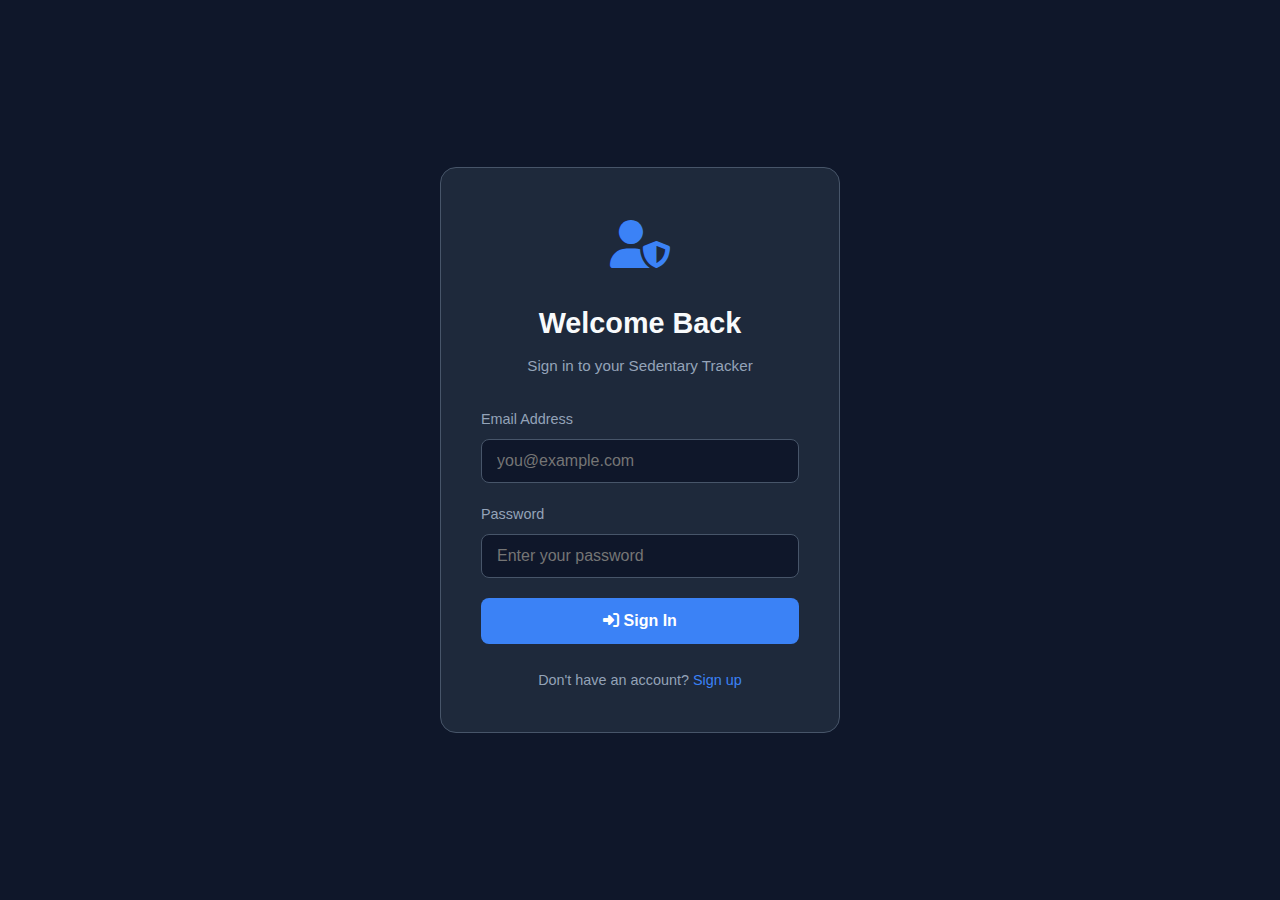
<file: frontend/login.html>
<!DOCTYPE html>
<html lang="en">
<head>
    <meta charset="UTF-8">
    <meta name="viewport" content="width=device-width, initial-scale=1.0">
    <title>Login - Sedentary Activity Tracker</title>
    <link rel="icon" href="data:," />
    <link rel="stylesheet" href="styles.css">
    <link rel="stylesheet" href="https://cdnjs.cloudflare.com/ajax/libs/font-awesome/6.5.0/css/all.min.css" />
    <link rel="stylesheet" href="login.css">
</head>
<body>
    <div class="auth-container">
        <div class="auth-card">
            <div class="auth-header">
                <div class="auth-icon"><i class="fa-solid fa-user-shield"></i></div>
                <h1>Welcome Back</h1>
                <p>Sign in to your Sedentary Tracker</p>
            </div>

            <div class="error-message" id="errorMessage"></div>

            <form id="loginForm">
                <div class="form-group">
                    <label for="email">Email Address</label>
                    <input type="email" id="email" name="email" required placeholder="you@example.com">
                </div>
                <div class="form-group">
                    <label for="password">Password</label>
                    <input type="password" id="password" name="password" required placeholder="Enter your password">
                </div>
                <button type="submit" class="btn-primary" id="submitBtn">
                    <i class="fa-solid fa-right-to-bracket"></i> Sign In
                </button>
            </form>

            <div class="auth-footer">
                <p>Don't have an account? <a href="/signup.html">Sign up</a></p>
            </div>
        </div>
    </div>

    <script>
        // Check if already logged in
        if (localStorage.getItem('token')) {
            window.location.href = '/';
        }

        const form = document.getElementById('loginForm');
        const errorMessage = document.getElementById('errorMessage');
        const submitBtn = document.getElementById('submitBtn');

        form.addEventListener('submit', async (e) => {
            e.preventDefault();

            const email = document.getElementById('email').value;
            const password = document.getElementById('password').value;

            submitBtn.disabled = true;
            submitBtn.innerHTML = '<i class="fa-solid fa-spinner fa-spin"></i> Signing in...';
            errorMessage.classList.remove('show');

            try {
                const response = await fetch('/login', {
                    method: 'POST',
                    headers: {
                        'Content-Type': 'application/x-www-form-urlencoded',
                    },
                    body: new URLSearchParams({ email, password })
                });

                if (response.ok) {
                    const data = await response.json();
                    localStorage.setItem('token', data.token);
                    window.location.href = '/';
                } else {
                    const text = await response.text();
                    errorMessage.textContent = text || 'Invalid email or password';
                    errorMessage.classList.add('show');
                }
            } catch (error) {
                errorMessage.textContent = 'Connection error. Please try again.';
                errorMessage.classList.add('show');
            } finally {
                submitBtn.disabled = false;
                submitBtn.innerHTML = '<i class="fa-solid fa-right-to-bracket"></i> Sign In';
            }
        });
    </script>
</body>
</html>
</file>
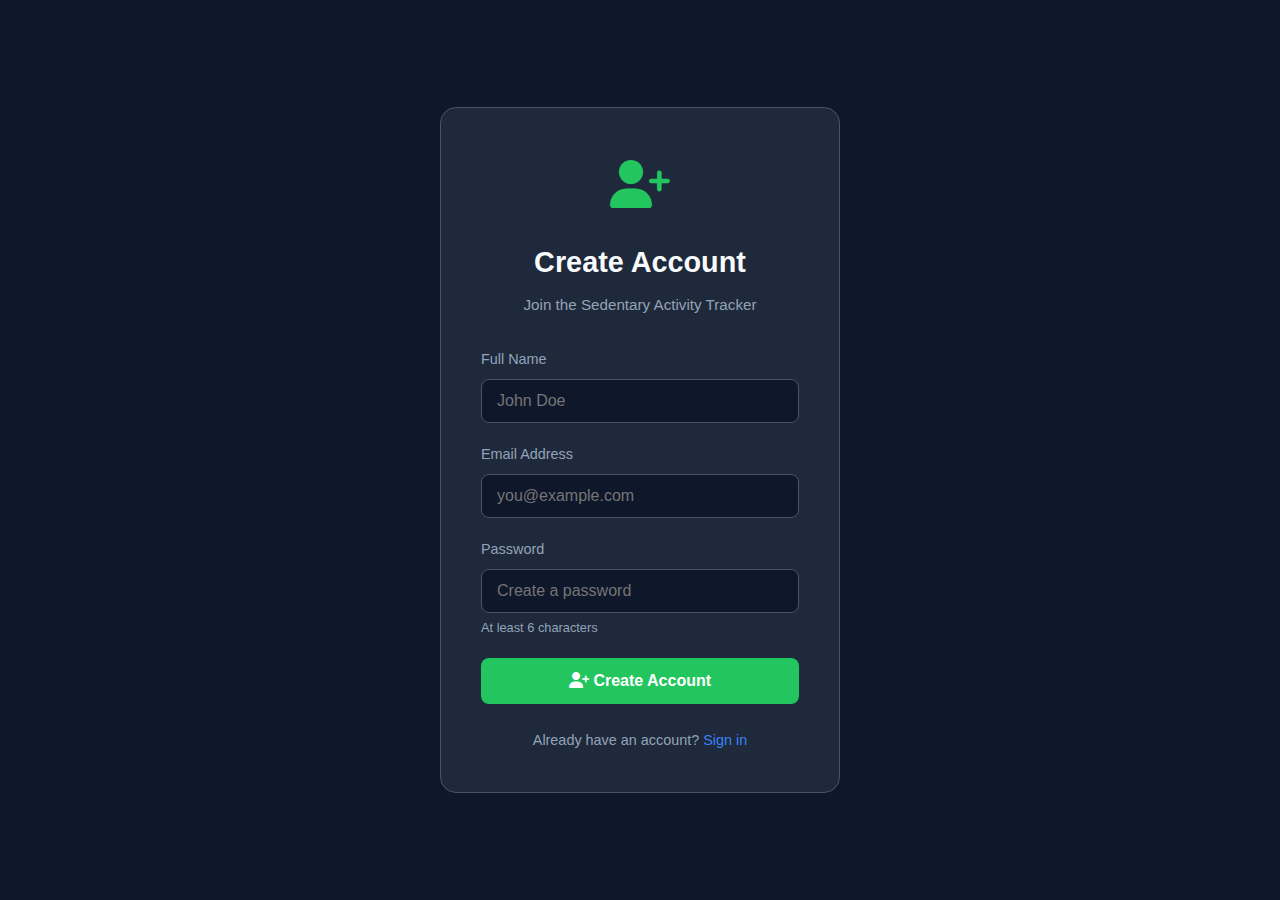
<file: frontend/signup.html>
<!DOCTYPE html>
<html lang="en">
<head>
    <meta charset="UTF-8">
    <meta name="viewport" content="width=device-width, initial-scale=1.0">
    <title>Sign Up - Sedentary Activity Tracker</title>
    <link rel="icon" href="data:," />
    <link rel="stylesheet" href="styles.css">
    <link rel="stylesheet" href="https://cdnjs.cloudflare.com/ajax/libs/font-awesome/6.5.0/css/all.min.css" />
    <link rel="stylesheet" href="signup.css">
</head>
<body>
    <div class="auth-container">
        <div class="auth-card">
            <div class="auth-header">
                <div class="auth-icon"><i class="fa-solid fa-user-plus"></i></div>
                <h1>Create Account</h1>
                <p>Join the Sedentary Activity Tracker</p>
            </div>

            <div class="message" id="message"></div>

            <form id="signupForm">
                <div class="form-group">
                    <label for="name">Full Name</label>
                    <input type="text" id="name" name="name" required placeholder="John Doe">
                </div>
                <div class="form-group">
                    <label for="email">Email Address</label>
                    <input type="email" id="email" name="email" required placeholder="you@example.com">
                </div>
                <div class="form-group">
                    <label for="password">Password</label>
                    <input type="password" id="password" name="password" required placeholder="Create a password" minlength="6">
                    <p class="password-requirements">At least 6 characters</p>
                </div>
                <button type="submit" class="btn-primary" id="submitBtn">
                    <i class="fa-solid fa-user-plus"></i> Create Account
                </button>
            </form>

            <div class="auth-footer">
                <p>Already have an account? <a href="/login.html">Sign in</a></p>
            </div>
        </div>
    </div>

    <script>
        // Check if already logged in
        if (localStorage.getItem('token')) {
            window.location.href = '/';
        }

        const form = document.getElementById('signupForm');
        const message = document.getElementById('message');
        const submitBtn = document.getElementById('submitBtn');

        form.addEventListener('submit', async (e) => {
            e.preventDefault();

            const name = document.getElementById('name').value;
            const email = document.getElementById('email').value;
            const password = document.getElementById('password').value;

            submitBtn.disabled = true;
            submitBtn.innerHTML = '<i class="fa-solid fa-spinner fa-spin"></i> Creating account...';
            message.classList.remove('show', 'error', 'success');

            try {
                const response = await fetch('/signup', {
                    method: 'POST',
                    headers: {
                        'Content-Type': 'application/x-www-form-urlencoded',
                    },
                    body: new URLSearchParams({ name, email, password })
                });

                const text = await response.text();

                if (response.ok) {
                    message.textContent = 'Account created successfully! Redirecting to login...';
                    message.classList.add('show', 'success');
                    setTimeout(() => {
                        window.location.href = '/login.html';
                    }, 2000);
                } else {
                    message.textContent = text || 'Failed to create account. Please try again.';
                    message.classList.add('show', 'error');
                    submitBtn.disabled = false;
                    submitBtn.innerHTML = '<i class="fa-solid fa-user-plus"></i> Create Account';
                }
            } catch (error) {
                message.textContent = 'Connection error. Please try again.';
                message.classList.add('show', 'error');
                submitBtn.disabled = false;
                submitBtn.innerHTML = '<i class="fa-solid fa-user-plus"></i> Create Account';
            }
        });
    </script>
</body>
</html>
</file>
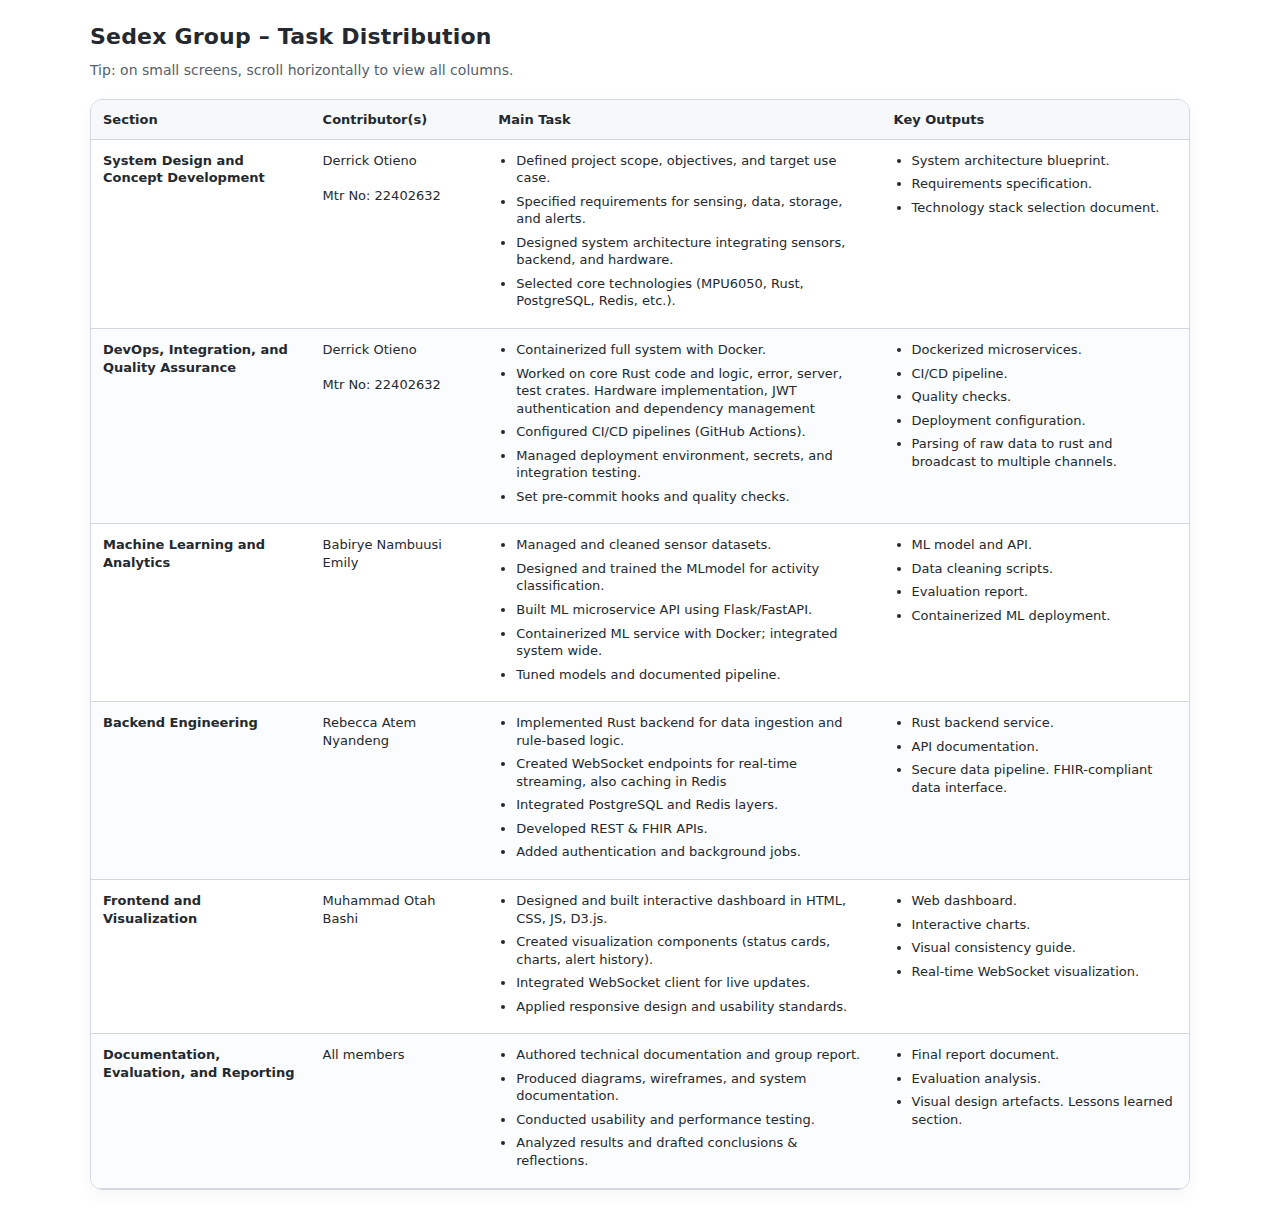
<file: Project_Documentation/task_distribution.html>
<!doctype html>
<html lang="en">
<head>
  <meta charset="utf-8" />
  <meta name="viewport" content="width=device-width, initial-scale=1" />
  <title>Sedex Group – Task Distribution</title>
  <style>
    :root {
      --border: #d0d7de;
      --header-bg: #f6f8fa;
      --row-alt: #fbfcfd;
      --text: #24292f;
      --muted: #57606a;
      --shadow: rgba(0,0,0,0.04);
    }
    body {
      margin: 0;
      padding: 24px;
      font-family: system-ui, -apple-system, Segoe UI, Roboto, Helvetica, Arial, sans-serif;
      color: var(--text);
      background: white;
    }
    .wrap {
      max-width: 1100px;
      margin: 0 auto;
    }
    h1 {
      font-size: 22px;
      margin: 0 0 12px 0;
      letter-spacing: 0.2px;
    }
    .hint {
      margin: 0 0 18px 0;
      color: var(--muted);
      font-size: 14px;
      line-height: 1.4;
    }
    .table-card {
      border: 1px solid var(--border);
      border-radius: 12px;
      overflow: hidden;
      box-shadow: 0 6px 18px var(--shadow);
    }
    .table-scroll {
      overflow-x: auto;
      -webkit-overflow-scrolling: touch;
    }
    table {
      width: 100%;
      border-collapse: collapse;
      min-width: 900px;
    }
    thead th {
      position: sticky;
      top: 0;
      background: var(--header-bg);
      text-align: left;
      font-size: 13px;
      padding: 12px 12px;
      border-bottom: 1px solid var(--border);
      vertical-align: bottom;
    }
    tbody td {
      padding: 12px 12px;
      border-bottom: 1px solid var(--border);
      vertical-align: top;
      font-size: 13px;
      line-height: 1.35;
    }
    tbody tr:nth-child(even) td {
      background: var(--row-alt);
    }
    td.section {
      font-weight: 600;
      width: 20%;
    }
    td.contrib {
      width: 16%;
      white-space: normal;
    }
    td.tasks {
      width: 36%;
    }
    td.outputs {
      width: 28%;
    }
    ul {
      margin: 0;
      padding-left: 18px;
    }
    li {
      margin: 0 0 6px 0;
    }
    .footer {
      margin-top: 12px;
      color: var(--muted);
      font-size: 12px;
    }
    @media (max-width: 720px) {
      body { padding: 16px; }
      h1 { font-size: 18px; }
    }
  </style>
</head>
<body>
  <div class="wrap">
    <h1>Sedex Group – Task Distribution</h1>
    <p class="hint">Tip: on small screens, scroll horizontally to view all columns.</p>

    <div class="table-card">
      <div class="table-scroll">
        <table aria-label="Task distribution table">
          <thead>
            <tr>
              <th scope="col">Section</th><th scope="col">Contributor(s)</th><th scope="col">Main Task</th><th scope="col">Key Outputs</th>
            </tr>
          </thead>
          <tbody>
            <tr><td class="section">System Design and Concept Development</td><td class="contrib">Derrick Otieno<br><br>Mtr No: 22402632</td><td class="tasks"><ul>
<li>Defined project scope, objectives, and target use case.</li>
<li>Specified requirements for sensing, data, storage, and alerts.</li>
<li>Designed system architecture integrating sensors, backend, and hardware.</li>
<li>Selected core technologies (MPU6050, Rust, PostgreSQL, Redis, etc.).</li>
</ul></td><td class="outputs"><ul>
<li>System architecture blueprint.</li>
<li>Requirements specification.</li>
<li>Technology stack selection document.</li>
</ul></td></tr><tr><td class="section">DevOps, Integration, and Quality Assurance</td><td class="contrib">Derrick Otieno<br><br>Mtr No: 22402632</td><td class="tasks"><ul>
<li>Containerized full system with Docker.</li>
<li>Worked on core Rust code and logic, error, server, test crates. Hardware implementation, JWT authentication and dependency management</li>
<li>Configured CI/CD pipelines (GitHub Actions).</li>
<li>Managed deployment environment, secrets, and integration testing.</li>
<li>Set pre-commit hooks and quality checks.</li>
</ul></td><td class="outputs"><ul>
<li>Dockerized microservices.</li>
<li>CI/CD pipeline.</li>
<li>Quality checks.</li>
<li>Deployment configuration.</li>
<li>Parsing of raw data to rust and broadcast to multiple channels.</li>
</ul></td></tr><tr><td class="section">Machine Learning and Analytics</td><td class="contrib">Babirye Nambuusi Emily</td><td class="tasks"><ul>
<li>Managed and cleaned sensor datasets.</li>
<li>Designed and trained the MLmodel for activity classification.</li>
<li>Built ML microservice API using Flask/FastAPI.</li>
<li>Containerized ML service with Docker; integrated system wide.</li>
<li>Tuned models and documented pipeline.</li>
</ul></td><td class="outputs"><ul>
<li>ML model and API.</li>
<li>Data cleaning scripts.</li>
<li>Evaluation report.</li>
<li>Containerized ML deployment.</li>
</ul></td></tr><tr><td class="section">Backend Engineering</td><td class="contrib">Rebecca Atem Nyandeng</td><td class="tasks"><ul>
<li>Implemented Rust backend for data ingestion and rule-based logic.</li>
<li>Created WebSocket endpoints for real-time streaming, also caching in Redis</li>
<li>Integrated PostgreSQL and Redis layers.</li>
<li>Developed REST &amp; FHIR APIs.</li>
<li>Added authentication and background jobs.</li>
</ul></td><td class="outputs"><ul>
<li>Rust backend service.</li>
<li>API documentation.</li>
<li>Secure data pipeline. FHIR-compliant data interface.</li>
</ul></td></tr><tr><td class="section">Frontend and Visualization</td><td class="contrib">Muhammad Otah Bashi</td><td class="tasks"><ul>
<li>Designed and built interactive dashboard in HTML, CSS, JS, D3.js.</li>
<li>Created visualization components (status cards, charts, alert history).</li>
<li>Integrated WebSocket client for live updates.</li>
<li>Applied responsive design and usability standards.</li>
</ul></td><td class="outputs"><ul>
<li>Web dashboard.</li>
<li>Interactive charts.</li>
<li>Visual consistency guide.</li>
<li>Real-time WebSocket visualization.</li>
</ul></td></tr><tr><td class="section">Documentation, Evaluation, and Reporting</td><td class="contrib">All members</td><td class="tasks"><ul>
<li>Authored technical documentation and group report.</li>
<li>Produced diagrams, wireframes, and system documentation.</li>
<li>Conducted usability and performance testing.</li>
<li>Analyzed results and drafted conclusions &amp; reflections.</li>
</ul></td><td class="outputs"><ul>
<li>Final report document.</li>
<li>Evaluation analysis.</li>
<li>Visual design artefacts. Lessons learned section.</li>
</ul></td></tr>
          </tbody>
        </table>
      </div>
    </div>
  </div>
</body>
</html>
</file>
<file: frontend/styles.css>
:root {
    --bg-primary: #0f172a;
    --bg-secondary: #1e293b;
    --bg-card: #334155;
    --text-primary: #f8fafc;
    --text-secondary: #94a3b8;
    --accent-green: #22c55e;
    --accent-yellow: #eab308;
    --accent-red: #ef4444;
    --accent-blue: #3b82f6;
    --border-color: #475569;
}


* {
    margin: 0;
    padding: 0;
    box-sizing: border-box;
}

body {
    font-family: 'Segoe UI', Tahoma, Geneva, Verdana, sans-serif;
    background: var(--bg-primary);
    color: var(--text-primary);
    min-height: 100vh;
    line-height: 1.6;
}

.container {
    max-width: 1400px;
    margin: 0 auto;
    padding: 20px;
}


.header {
    display: flex;
    justify-content: space-between;
    align-items: center;
    padding: 20px 0;
    border-bottom: 1px solid var(--border-color);
    margin-bottom: 30px;
}

.header h1 {
    font-size: 1.8rem;
    font-weight: 600;
}

.header-right {
    display: flex;
    align-items: center;
    gap: 15px;
}

.user-info {
    display: flex;
    align-items: center;
    gap: 8px;
    color: var(--text-secondary);
    font-size: 0.9rem;
}

.user-info i {
    font-size: 1.2rem;
    color: var(--accent-blue);
}

.replay-btn {
    background: var(--accent-green);
    border: 1px solid var(--accent-green);
    color: white;
    padding: 8px 14px;
    border-radius: 8px;
    cursor: pointer;
    transition: all 0.2s;
    font-size: 0.9rem;
    font-weight: 500;
}

.replay-btn:hover {
    background: #16a34a;
    border-color: #16a34a;
}

.replay-btn:disabled {
    background: var(--bg-card);
    border-color: var(--border-color);
    color: var(--text-secondary);
    cursor: not-allowed;
}

.logout-btn {
    background: var(--bg-secondary);
    border: 1px solid var(--border-color);
    color: var(--text-secondary);
    padding: 8px 12px;
    border-radius: 8px;
    cursor: pointer;
    transition: all 0.2s;
    font-size: 0.9rem;
}

.logout-btn:hover {
    background: var(--accent-red);
    border-color: var(--accent-red);
    color: white;
}

.connection-status {
    display: flex;
    align-items: center;
    gap: 8px;
    padding: 8px 16px;
    background: var(--bg-secondary);
    border-radius: 20px;
    font-size: 0.9rem;
}

.status-dot {
    width: 10px;
    height: 10px;
    border-radius: 50%;
    animation: pulse 2s infinite;
}

.status-dot.connected {
    background: var(--accent-green);
}

.status-dot.disconnected {
    background: var(--accent-red);
}

@keyframes pulse {
    0%, 100% { opacity: 1; }
    50% { opacity: 0.5; }
}


.status-section {
    margin-bottom: 30px;
}

.status-card {
    display: flex;
    align-items: center;
    gap: 30px;
    padding: 30px;
    background: var(--bg-secondary);
    border-radius: 16px;
    margin-bottom: 20px;
}

.status-indicator {
    width: 120px;
    height: 120px;
    border-radius: 50%;
    display: flex;
    align-items: center;
    justify-content: center;
    transition: all 0.3s ease;
}

.status-indicator.active {
    background: linear-gradient(135deg, #22c55e, #16a34a);
    box-shadow: 0 0 30px rgba(34, 197, 94, 0.4);
}

.status-indicator.inactive {
    background: linear-gradient(135deg, #ef4444, #dc2626);
    box-shadow: 0 0 30px rgba(239, 68, 68, 0.4);
}

.status-indicator.transition {
    background: linear-gradient(135deg, #eab308, #ca8a04);
    box-shadow: 0 0 30px rgba(234, 179, 8, 0.4);
}

.status-indicator.fidget {
    background: linear-gradient(135deg, #eab308, #ca8a04);
    box-shadow: 0 0 30px rgba(234, 179, 8, 0.4);
}

.status-icon {
    font-size: 3rem;
}

.status-info h2 {
    font-size: 2rem;
    margin-bottom: 10px;
}

.timer {
    display: flex;
    align-items: center;
    gap: 10px;
    margin-bottom: 10px;
}

.timer-label {
    color: var(--text-secondary);
}

.timer-value {
    font-size: 1.8rem;
    font-weight: 700;
    font-family: 'Consolas', monospace;
    color: var(--accent-blue);
}

.confidence {
    color: var(--text-secondary);
    font-size: 0.9rem;
}


.stats-grid {
    display: grid;
    grid-template-columns: repeat(auto-fit, minmax(200px, 1fr));
    gap: 20px;
}

.stat-card {
    background: var(--bg-secondary);
    padding: 25px;
    border-radius: 12px;
    text-align: center;
    border: 1px solid var(--border-color);
    transition: transform 0.2s ease;
}

.stat-card:hover {
    transform: translateY(-2px);
}

.stat-value {
    font-size: 2.2rem;
    font-weight: 700;
    color: var(--accent-blue);
    margin-bottom: 5px;
}

.stat-label {
    color: var(--text-secondary);
    font-size: 0.9rem;
}

.alert-card .stat-value {
    color: var(--accent-red);
}


.charts-section {
    display: grid;
    gap: 20px;
    margin-bottom: 30px;
}

.chart-container {
    background: var(--bg-secondary);
    padding: 25px;
    border-radius: 12px;
    border: 1px solid var(--border-color);
}

.chart-container h3 {
    margin-bottom: 15px;
    font-size: 1.1rem;
    font-weight: 500;
}

.chart {
    width: 100%;
    min-height: 200px;
}

.chart-legend {
    display: flex;
    gap: 20px;
    margin-bottom: 15px;
    font-size: 0.85rem;
}

.legend-item {
    display: flex;
    align-items: center;
    gap: 6px;
    color: var(--text-secondary);
}

.legend-color {
    width: 12px;
    height: 12px;
    border-radius: 3px;
}

.legend-color.active {
    background: var(--accent-green);
}

.legend-color.transition {
    background: var(--accent-yellow);
}

.legend-color.inactive {
    background: var(--accent-red);
}

.chart-info {
    margin-bottom: 10px;
    font-size: 0.85rem;
    color: var(--text-secondary);
}


.bottom-section {
    display: grid;
    grid-template-columns: 1fr 1fr;
    gap: 20px;
    margin-bottom: 30px;
}

.half-width {
    background: var(--bg-secondary);
    padding: 25px;
    border-radius: 12px;
    border: 1px solid var(--border-color);
}

.alert-history h3 {
    margin-bottom: 15px;
    font-size: 1.1rem;
    font-weight: 500;
}

.alert-list {
    max-height: 250px;
    overflow-y: auto;
}

.no-alerts {
    color: var(--text-secondary);
    text-align: center;
    padding: 20px;
}

.alert-item {
    display: flex;
    justify-content: space-between;
    align-items: center;
    padding: 12px 15px;
    background: var(--bg-card);
    border-radius: 8px;
    margin-bottom: 10px;
    border-left: 3px solid var(--accent-red);
}

.alert-time {
    font-weight: 500;
}

.alert-duration {
    color: var(--text-secondary);
    font-size: 0.85rem;
}


.footer {
    text-align: center;
    padding: 20px;
    color: var(--text-secondary);
    font-size: 0.85rem;
    border-top: 1px solid var(--border-color);
}


.axis-label {
    fill: var(--text-secondary);
    font-size: 11px;
}

.grid line {
    stroke: var(--border-color);
    stroke-opacity: 0.3;
}

.threshold-line {
    stroke: var(--accent-yellow);
    stroke-width: 2;
    stroke-dasharray: 5, 5;
}


@media (max-width: 768px) {
    .header {
        flex-direction: column;
        gap: 15px;
        text-align: center;
    }

    .status-card {
        flex-direction: column;
        text-align: center;
    }

    .bottom-section {
        grid-template-columns: 1fr;
    }

    .stats-grid {
        grid-template-columns: repeat(2, 1fr);
    }
}


::-webkit-scrollbar {
    width: 8px;
}

::-webkit-scrollbar-track {
    background: var(--bg-secondary);
}

::-webkit-scrollbar-thumb {
    background: var(--border-color);
    border-radius: 4px;
}

::-webkit-scrollbar-thumb:hover {
    background: var(--text-secondary);
}
</file>
<file: frontend/login.css>
.auth-container {
    min-height: 100vh;
    display: flex;
    align-items: center;
    justify-content: center;
    padding: 20px;
}
.auth-card {
    background: var(--bg-secondary);
    border-radius: 16px;
    padding: 40px;
    width: 100%;
    max-width: 400px;
    border: 1px solid var(--border-color);
}
.auth-header {
    text-align: center;
    margin-bottom: 30px;
}
.auth-header h1 {
    font-size: 1.8rem;
    margin-bottom: 8px;
}
.auth-header p {
    color: var(--text-secondary);
    font-size: 0.95rem;
}
.auth-icon {
    font-size: 3rem;
    color: var(--accent-blue);
    margin-bottom: 15px;
}
.form-group {
    margin-bottom: 20px;
}
.form-group label {
    display: block;
    margin-bottom: 8px;
    color: var(--text-secondary);
    font-size: 0.9rem;
}
.form-group input {
    width: 100%;
    padding: 12px 15px;
    background: var(--bg-primary);
    border: 1px solid var(--border-color);
    border-radius: 8px;
    color: var(--text-primary);
    font-size: 1rem;
    transition: border-color 0.2s;
}
.form-group input:focus {
    outline: none;
    border-color: var(--accent-blue);
}
.btn-primary {
    width: 100%;
    padding: 14px;
    background: var(--accent-blue);
    border: none;
    border-radius: 8px;
    color: white;
    font-size: 1rem;
    font-weight: 600;
    cursor: pointer;
    transition: background 0.2s;
}
.btn-primary:hover {
    background: #2563eb;
}
.btn-primary:disabled {
    background: var(--border-color);
    cursor: not-allowed;
}
.auth-footer {
    text-align: center;
    margin-top: 25px;
    color: var(--text-secondary);
    font-size: 0.9rem;
}
.auth-footer a {
    color: var(--accent-blue);
    text-decoration: none;
}
.auth-footer a:hover {
    text-decoration: underline;
}
.error-message {
    background: rgba(239, 68, 68, 0.1);
    border: 1px solid var(--accent-red);
    color: var(--accent-red);
    padding: 12px;
    border-radius: 8px;
    margin-bottom: 20px;
    font-size: 0.9rem;
    display: none;
}
.error-message.show {
    display: block;
}
</file>
<file: frontend/signup.css>
.auth-container {
    min-height: 100vh;
    display: flex;
    align-items: center;
    justify-content: center;
    padding: 20px;
}
.auth-card {
    background: var(--bg-secondary);
    border-radius: 16px;
    padding: 40px;
    width: 100%;
    max-width: 400px;
    border: 1px solid var(--border-color);
}
.auth-header {
    text-align: center;
    margin-bottom: 30px;
}
.auth-header h1 {
    font-size: 1.8rem;
    margin-bottom: 8px;
}
.auth-header p {
    color: var(--text-secondary);
    font-size: 0.95rem;
}
.auth-icon {
    font-size: 3rem;
    color: var(--accent-green);
    margin-bottom: 15px;
}
.form-group {
    margin-bottom: 20px;
}
.form-group label {
    display: block;
    margin-bottom: 8px;
    color: var(--text-secondary);
    font-size: 0.9rem;
}
.form-group input {
    width: 100%;
    padding: 12px 15px;
    background: var(--bg-primary);
    border: 1px solid var(--border-color);
    border-radius: 8px;
    color: var(--text-primary);
    font-size: 1rem;
    transition: border-color 0.2s;
}
.form-group input:focus {
    outline: none;
    border-color: var(--accent-blue);
}
.btn-primary {
    width: 100%;
    padding: 14px;
    background: var(--accent-green);
    border: none;
    border-radius: 8px;
    color: white;
    font-size: 1rem;
    font-weight: 600;
    cursor: pointer;
    transition: background 0.2s;
}
.btn-primary:hover {
    background: #16a34a;
}
.btn-primary:disabled {
    background: var(--border-color);
    cursor: not-allowed;
}
.auth-footer {
    text-align: center;
    margin-top: 25px;
    color: var(--text-secondary);
    font-size: 0.9rem;
}
.auth-footer a {
    color: var(--accent-blue);
    text-decoration: none;
}
.auth-footer a:hover {
    text-decoration: underline;
}
.message {
    padding: 12px;
    border-radius: 8px;
    margin-bottom: 20px;
    font-size: 0.9rem;
    display: none;
}
.message.show {
    display: block;
}
.message.error {
    background: rgba(239, 68, 68, 0.1);
    border: 1px solid var(--accent-red);
    color: var(--accent-red);
}
.message.success {
    background: rgba(34, 197, 94, 0.1);
    border: 1px solid var(--accent-green);
    color: var(--accent-green);
}
.password-requirements {
    font-size: 0.8rem;
    color: var(--text-secondary);
    margin-top: 5px;
}
</file>
